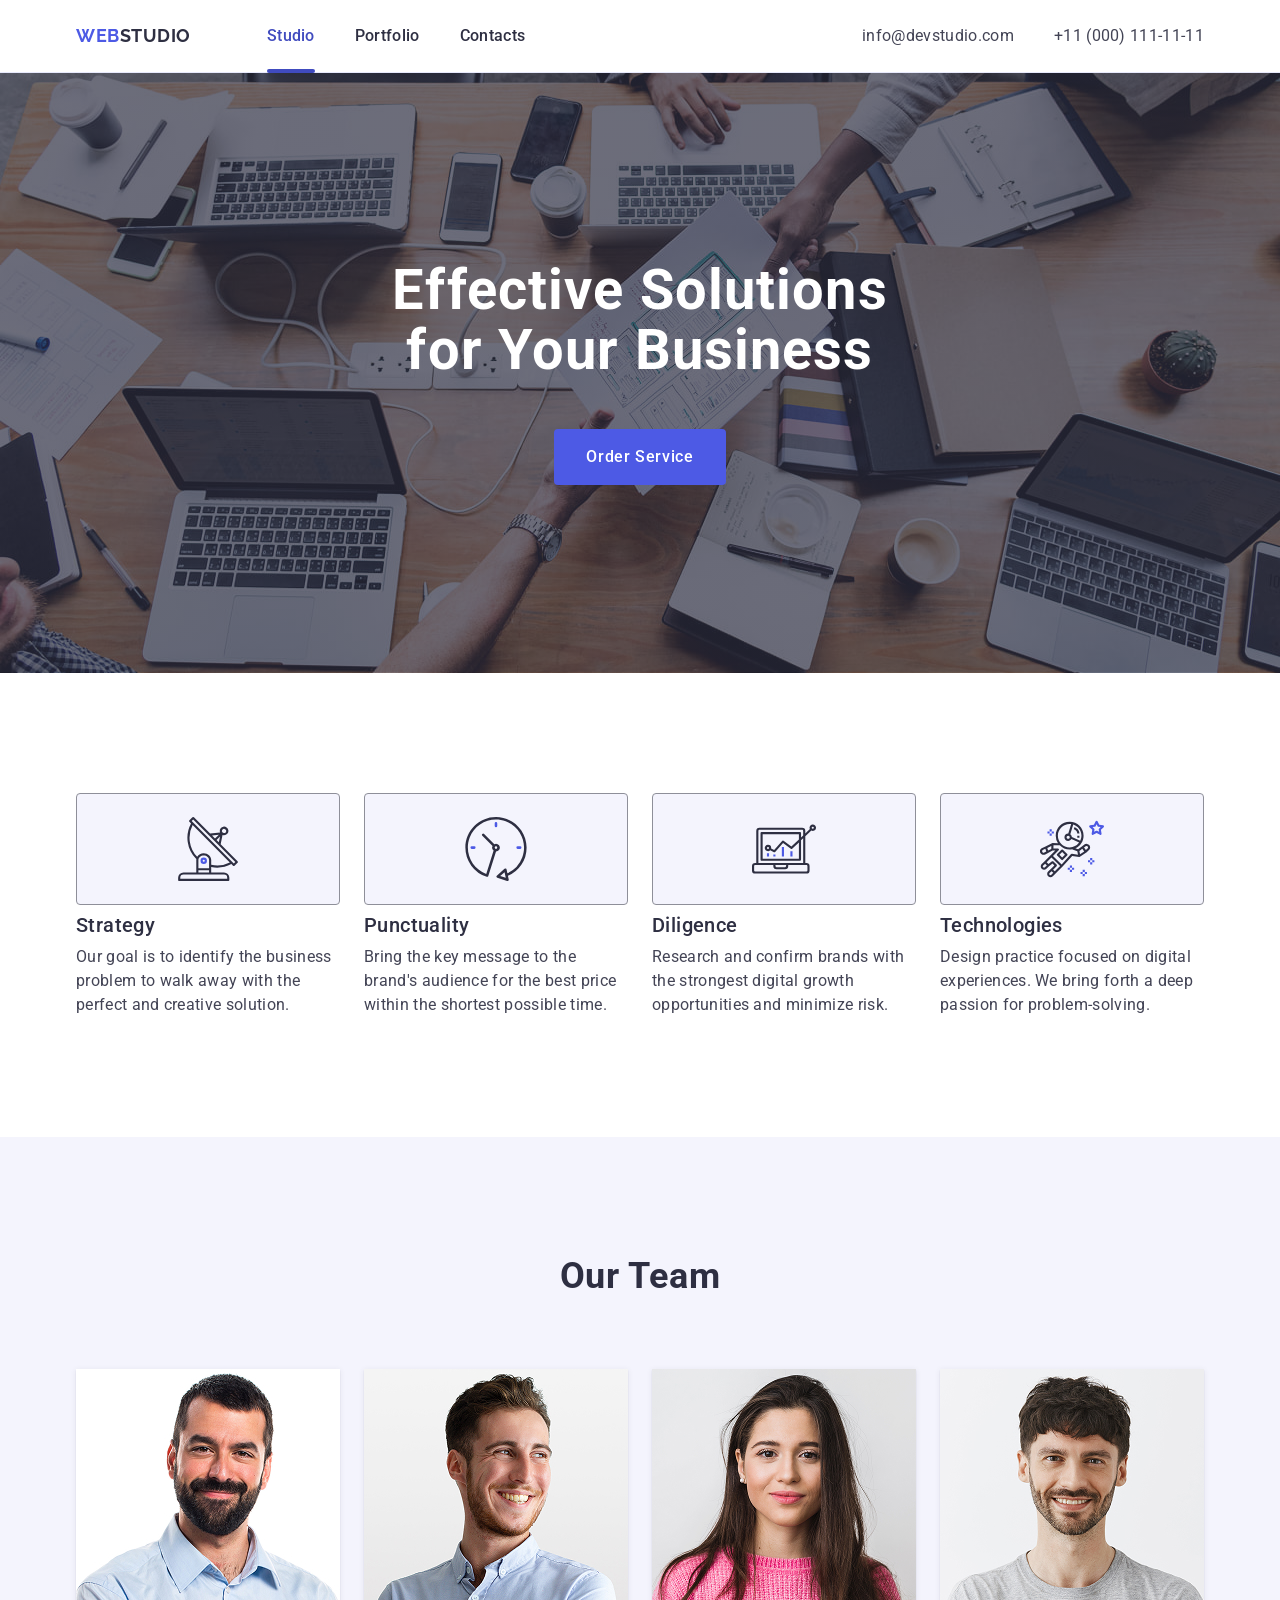
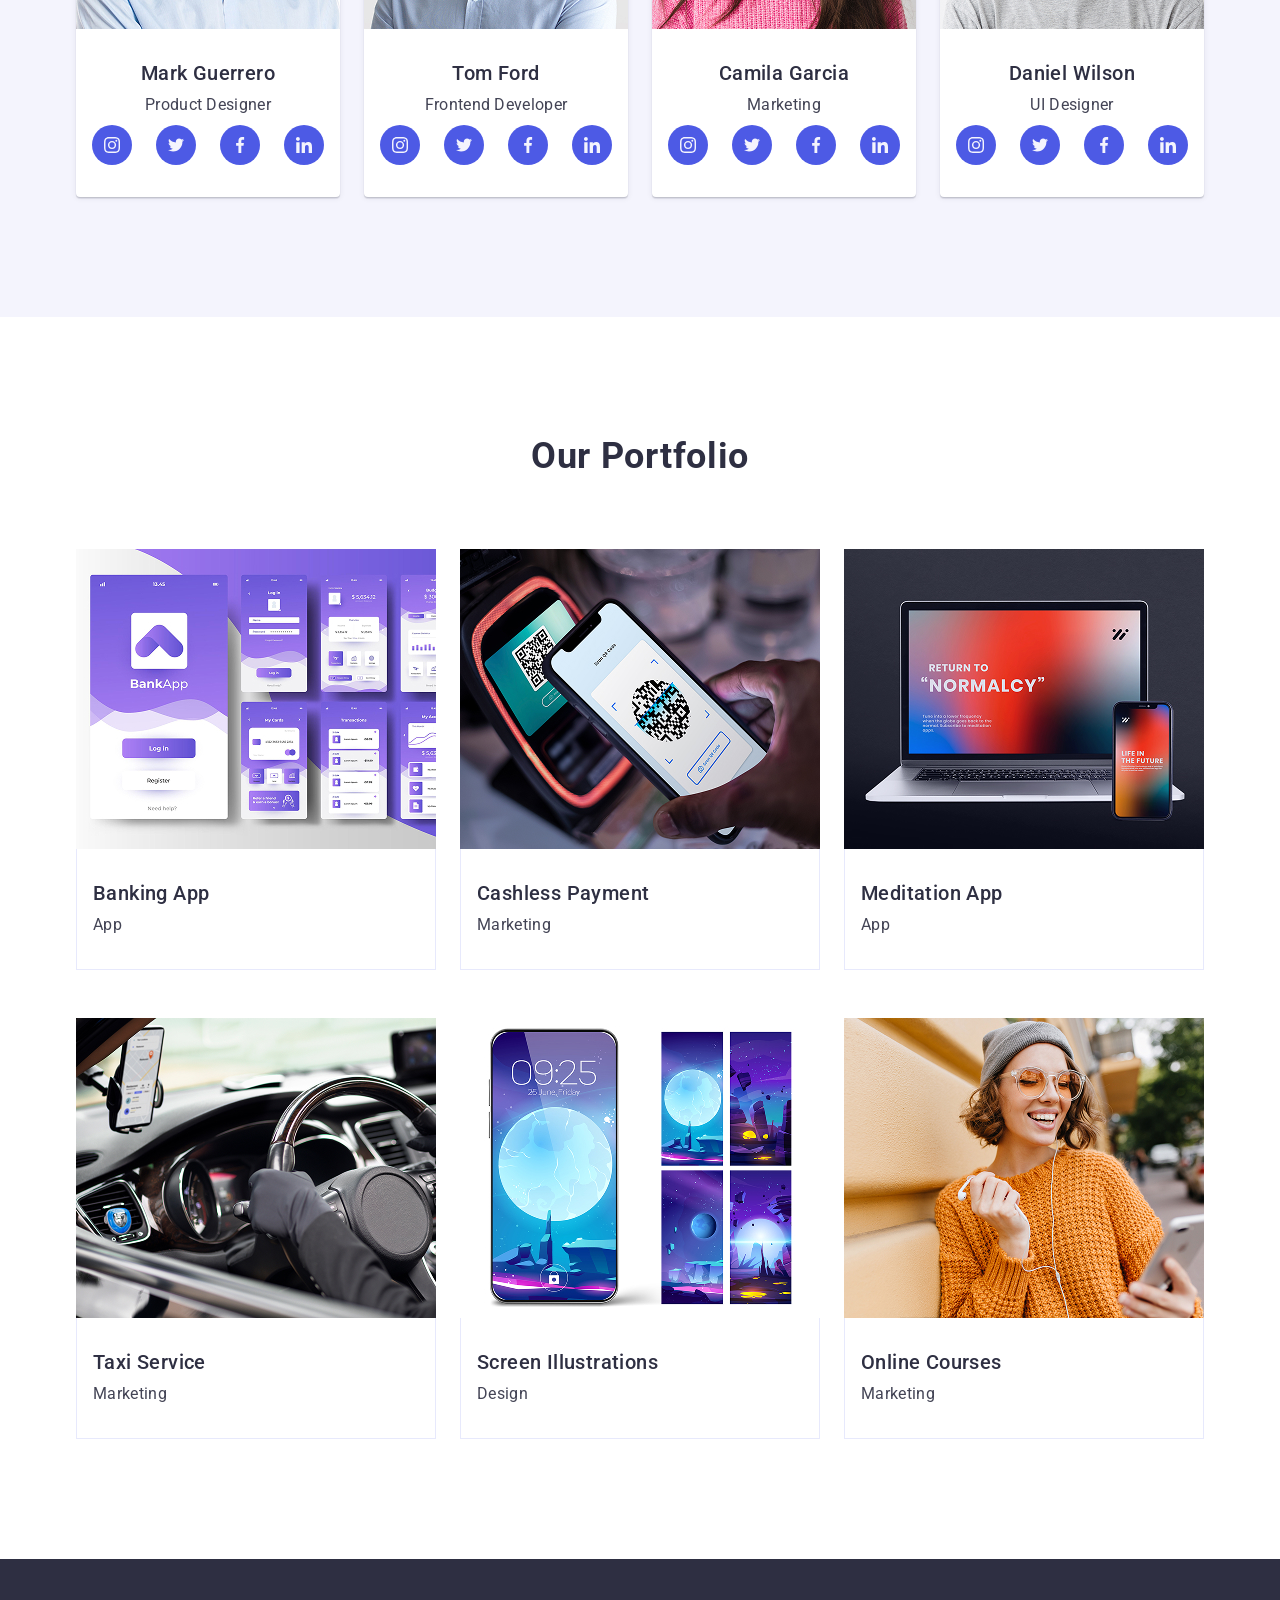
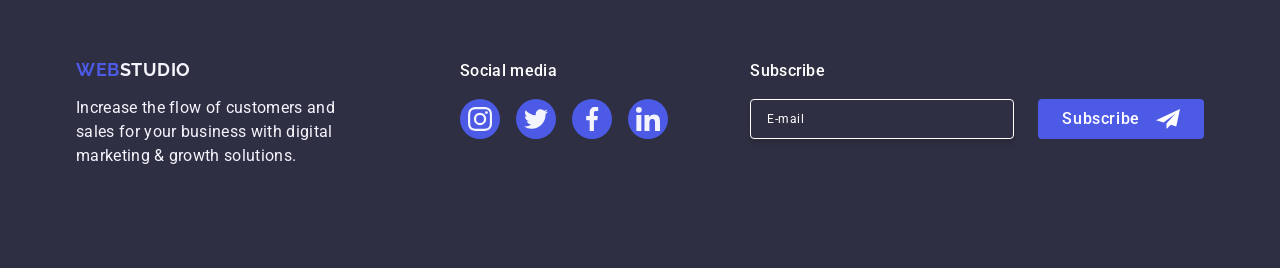
<file: index.html>
<!doctype html>
<html lang="en">
  <head>
    <meta charset="UTF-8" />
    <meta name="viewport" content="width=device-width, initial-scale=1.0" />
    <title>Web Studio</title>
    <link
      rel="stylesheet"
      href="https://cdnjs.cloudflare.com/ajax/libs/modern-normalize/3.0.1/modern-normalize.min.css"
      integrity="sha512-q6WgHqiHlKyOqslT/lgBgodhd03Wp4BEqKeW6nNtlOY4quzyG3VoQKFrieaCeSnuVseNKRGpGeDU3qPmabCANg=="
      crossorigin="anonymous"
      referrerpolicy="no-referrer"
    />
    <link rel="preconnect" href="https://fonts.googleapis.com" />
    <link rel="preconnect" href="https://fonts.gstatic.com" crossorigin />
    <link
      href="https://fonts.googleapis.com/css2?family=Raleway:ital,wght@0,800;1,800&family=Roboto:ital,wght@0,100..900;1,100..900&display=swap"
      rel="stylesheet"
    />
    <link rel="stylesheet" href="./css/styles.css" />
  </head>
  <body>
    <header class="page-header">
      <div class="container header-container">
        <nav class="header-nav">
          <a class="logo header-logo" href="./index.html"
            >Web<span class="logo-part">Studio</span></a
          >
          <ul class="nav-list">
            <li class="nav-item">
              <a class="nav-link current" href="./index.html">Studio</a>
            </li>
            <li class="nav-item">
              <a class="nav-link" href="#portfolio">Portfolio</a>
            </li>
            <li class="nav-item">
              <a class="nav-link" href="#contacts">Contacts</a>
            </li>
          </ul>
        </nav>
        <address class="contact">
          <ul class="contact-list">
            <li class="contact-item">
              <a class="contact-link" href="mailto:info@devstudio.com"
                >info@devstudio.com</a
              >
            </li>
            <li class="contact-item">
              <a class="contact-link" href="tel:+110001111111"
                >+11 (000) 111-11-11</a
              >
            </li>
          </ul>
        </address>
        <button class="burger-btn" type="button" data-menu-open>
          <svg class="burger-icon" width="24" height="24">
            <use href="./images/icons/icons.svg#icon-burger"></use>
          </svg>
        </button>
      </div>
    </header>
    <main>
      <!-- HERO -->
      <section class="section-hero">
        <div class="container">
          <h1 class="hero-title">Effective Solutions for Your Business</h1>
          <button class="hero-button" type="button" data-modal-open>
            Order Service
          </button>
        </div>
      </section>

      <!-- FEATURES -->
      <section class="section-features">
        <div class="container">
          <h2 class="visually-hidden">Our Features</h2>
          <ul class="features-list">
            <li class="features-item">
              <div class="features-icon-container">
                <svg class="features-icon" width="64" height="64">
                  <use href="./images/icons/icons.svg#icon-antenna"></use>
                </svg>
              </div>
              <h3 class="features-subtitle">Strategy</h3>
              <p class="features-text">
                Our goal is to identify the business problem to walk away with
                the perfect and creative solution.
              </p>
            </li>
            <li class="features-item">
              <div class="features-icon-container">
                <svg class="features-icon" width="64" height="64">
                  <use href="./images/icons/icons.svg#icon-clock"></use>
                </svg>
              </div>
              <h3 class="features-subtitle">Punctuality</h3>
              <p class="features-text">
                Bring the key message to the brand's audience for the best price
                within the shortest possible time.
              </p>
            </li>
            <li class="features-item">
              <div class="features-icon-container">
                <svg class="features-icon" width="64" height="64">
                  <use href="./images/icons/icons.svg#icon-diagram"></use>
                </svg>
              </div>
              <h3 class="features-subtitle">Diligence</h3>
              <p class="features-text">
                Research and confirm brands with the strongest digital growth
                opportunities and minimize risk.
              </p>
            </li>
            <li class="features-item">
              <div class="features-icon-container">
                <svg class="features-icon" width="64" height="64">
                  <use href="./images/icons/icons.svg#icon-astronaut"></use>
                </svg>
              </div>
              <h3 class="features-subtitle">Technologies</h3>
              <p class="features-text">
                Design practice focused on digital experiences. We bring forth a
                deep passion for problem-solving.
              </p>
            </li>
          </ul>
        </div>
      </section>

      <!-- TEAM -->
      <section class="section-team">
        <div class="container">
          <h2 class="team-title">Our Team</h2>
          <ul class="team-list">
            <li class="team-item">
              <img
                srcset="
                  ./images/team/mark-guerrero.jpg    1x,
                  ./images/team/mark-guerrero@2x.jpg 2x
                "
                src="./images/team/mark-guerrero.jpg"
                width="264"
                height="260"
                alt="Mark Guerrero"
                loading="lazy"
              />
              <div class="team-info-block">
                <h3 class="team-member">Mark Guerrero</h3>
                <p class="team-role">Product Designer</p>
                <ul class="social-list">
                  <li class="social-item">
                    <a
                      class="social-link"
                      href="https://instagram.com"
                      target="_blank"
                      rel="noopener noreferrer"
                      aria-label="Instagram"
                    >
                      <svg class="social-icon" width="16" height="16">
                        <use
                          href="./images/icons/icons.svg#icon-instagram"
                        ></use>
                      </svg>
                    </a>
                  </li>
                  <li class="social-item">
                    <a
                      class="social-link"
                      href="https://twitter.com"
                      target="_blank"
                      rel="noopener noreferrer"
                      aria-label="Twitter"
                    >
                      <svg class="social-icon" width="16" height="16">
                        <use href="./images/icons/icons.svg#icon-twitter"></use>
                      </svg>
                    </a>
                  </li>
                  <li class="social-item">
                    <a
                      class="social-link"
                      href="https://facebook.com"
                      target="_blank"
                      rel="noopener noreferrer"
                      aria-label="Facebook"
                    >
                      <svg class="social-icon" width="16" height="16">
                        <use
                          href="./images/icons/icons.svg#icon-facebook"
                        ></use>
                      </svg>
                    </a>
                  </li>
                  <li class="social-item">
                    <a
                      class="social-link"
                      href="https://linkedin.com"
                      target="_blank"
                      rel="noopener noreferrer"
                      aria-label="LinkedIn"
                    >
                      <svg class="social-icon" width="16" height="16">
                        <use
                          href="./images/icons/icons.svg#icon-linkedin"
                        ></use>
                      </svg>
                    </a>
                  </li>
                </ul>
              </div>
            </li>
            <li class="team-item">
              <img
                srcset="
                  ./images/team/tom-ford.jpg    1x,
                  ./images/team/tom-ford@2x.jpg 2x
                "
                src="./images/team/tom-ford.jpg"
                width="264"
                height="260"
                alt="Tom Ford"
                loading="lazy"
              />
              <div class="team-info-block">
                <h3 class="team-member">Tom Ford</h3>
                <p class="team-role">Frontend Developer</p>
                <ul class="social-list">
                  <li class="social-item">
                    <a
                      class="social-link"
                      href="https://instagram.com"
                      target="_blank"
                      rel="noopener noreferrer"
                      aria-label="Instagram"
                    >
                      <svg class="social-icon" width="16" height="16">
                        <use
                          href="./images/icons/icons.svg#icon-instagram"
                        ></use>
                      </svg>
                    </a>
                  </li>
                  <li class="social-item">
                    <a
                      class="social-link"
                      href="https://twitter.com"
                      target="_blank"
                      rel="noopener noreferrer"
                      aria-label="Twitter"
                    >
                      <svg class="social-icon" width="16" height="16">
                        <use href="./images/icons/icons.svg#icon-twitter"></use>
                      </svg>
                    </a>
                  </li>
                  <li class="social-item">
                    <a
                      class="social-link"
                      href="https://facebook.com"
                      target="_blank"
                      rel="noopener noreferrer"
                      aria-label="Facebook"
                    >
                      <svg class="social-icon" width="16" height="16">
                        <use
                          href="./images/icons/icons.svg#icon-facebook"
                        ></use>
                      </svg>
                    </a>
                  </li>
                  <li class="social-item">
                    <a
                      class="social-link"
                      href="https://linkedin.com"
                      target="_blank"
                      rel="noopener noreferrer"
                      aria-label="LinkedIn"
                    >
                      <svg class="social-icon" width="16" height="16">
                        <use
                          href="./images/icons/icons.svg#icon-linkedin"
                        ></use>
                      </svg>
                    </a>
                  </li>
                </ul>
              </div>
            </li>
            <li class="team-item">
              <img
                srcset="
                  ./images/team/camila-garcia.jpg    1x,
                  ./images/team/camila-garcia@2x.jpg 2x
                "
                src="./images/team/camila-garcia.jpg"
                width="264"
                height="260"
                alt="Camila Garcia"
                loading="lazy"
              />
              <div class="team-info-block">
                <h3 class="team-member">Camila Garcia</h3>
                <p class="team-role">Marketing</p>
                <ul class="social-list">
                  <li class="social-item">
                    <a
                      class="social-link"
                      href="https://instagram.com"
                      target="_blank"
                      rel="noopener noreferrer"
                      aria-label="Instagram"
                    >
                      <svg class="social-icon" width="16" height="16">
                        <use
                          href="./images/icons/icons.svg#icon-instagram"
                        ></use>
                      </svg>
                    </a>
                  </li>
                  <li class="social-item">
                    <a
                      class="social-link"
                      href="https://twitter.com"
                      target="_blank"
                      rel="noopener noreferrer"
                      aria-label="Twitter"
                    >
                      <svg class="social-icon" width="16" height="16">
                        <use href="./images/icons/icons.svg#icon-twitter"></use>
                      </svg>
                    </a>
                  </li>
                  <li class="social-item">
                    <a
                      class="social-link"
                      href="https://facebook.com"
                      target="_blank"
                      rel="noopener noreferrer"
                      aria-label="Facebook"
                    >
                      <svg class="social-icon" width="16" height="16">
                        <use
                          href="./images/icons/icons.svg#icon-facebook"
                        ></use>
                      </svg>
                    </a>
                  </li>
                  <li class="social-item">
                    <a
                      class="social-link"
                      href="https://linkedin.com"
                      target="_blank"
                      rel="noopener noreferrer"
                      aria-label="LinkedIn"
                    >
                      <svg class="social-icon" width="16" height="16">
                        <use
                          href="./images/icons/icons.svg#icon-linkedin"
                        ></use>
                      </svg>
                    </a>
                  </li>
                </ul>
              </div>
            </li>
            <li class="team-item">
              <img
                srcset="
                  ./images/team/daniel-wilson.jpg    1x,
                  ./images/team/daniel-wilson@2x.jpg 2x
                "
                src="./images/team/daniel-wilson.jpg"
                width="264"
                height="260"
                alt="Daniel Wilson"
                loading="lazy"
              />
              <div class="team-info-block">
                <h3 class="team-member">Daniel Wilson</h3>
                <p class="team-role">UI Designer</p>
                <ul class="social-list">
                  <li class="social-item">
                    <a
                      class="social-link"
                      href="https://instagram.com"
                      target="_blank"
                      rel="noopener noreferrer"
                      aria-label="Instagram"
                    >
                      <svg class="social-icon" width="16" height="16">
                        <use
                          href="./images/icons/icons.svg#icon-instagram"
                        ></use>
                      </svg>
                    </a>
                  </li>
                  <li class="social-item">
                    <a
                      class="social-link"
                      href="https://twitter.com"
                      target="_blank"
                      rel="noopener noreferrer"
                      aria-label="Twitter"
                    >
                      <svg class="social-icon" width="16" height="16">
                        <use href="./images/icons/icons.svg#icon-twitter"></use>
                      </svg>
                    </a>
                  </li>
                  <li class="social-item">
                    <a
                      class="social-link"
                      href="https://facebook.com"
                      target="_blank"
                      rel="noopener noreferrer"
                      aria-label="Facebook"
                    >
                      <svg class="social-icon" width="16" height="16">
                        <use
                          href="./images/icons/icons.svg#icon-facebook"
                        ></use>
                      </svg>
                    </a>
                  </li>
                  <li class="social-item">
                    <a
                      class="social-link"
                      href="https://linkedin.com"
                      target="_blank"
                      rel="noopener noreferrer"
                      aria-label="LinkedIn"
                    >
                      <svg class="social-icon" width="16" height="16">
                        <use
                          href="./images/icons/icons.svg#icon-linkedin"
                        ></use>
                      </svg>
                    </a>
                  </li>
                </ul>
              </div>
            </li>
          </ul>
        </div>
      </section>

      <!-- PORTFOLIO -->
      <section class="section-portfolio" id="portfolio">
        <div class="container">
          <h2 class="portfolio-title">Our Portfolio</h2>
          <ul class="portfolio-list">
            <li class="portfolio-item">
              <div class="portfolio-img-wrapper">
                <picture>
                  <source
                    media="(min-width: 1158px)"
                    srcset="
                      ./images/portfolio/banking-app.jpg    1x,
                      ./images/portfolio/banking-app@2x.jpg 2x
                    "
                  />
                  <source
                    media="(min-width: 768px)"
                    srcset="
                      ./images/portfolio/banking-app-tablet.jpg    1x,
                      ./images/portfolio/banking-app-tablet@2x.jpg 2x
                    "
                  />
                  <img
                    srcset="
                      ./images/portfolio/banking-app-mobile.jpg    1x,
                      ./images/portfolio/banking-app-mobile@2x.jpg 2x
                    "
                    src="./images/portfolio/banking-app-mobile.jpg"
                    width="360"
                    height="300"
                    alt="Banking App"
                    loading="lazy"
                  />
                </picture>
                <p class="portfolio-overlay">
                  14 Stylish and User-Friendly App Design Concepts · Task
                  Manager App · Calorie Tracker App · Exotic Fruit Ecommerce App
                  · Cloud Storage App
                </p>
              </div>
              <div class="portfolio-info">
                <h3 class="portfolio-subtitle">Banking App</h3>
                <p class="portfolio-text">App</p>
              </div>
            </li>
            <li class="portfolio-item">
              <div class="portfolio-img-wrapper">
                <picture>
                  <source
                    media="(min-width: 1158px)"
                    srcset="
                      ./images/portfolio/cashless-payment.jpg    1x,
                      ./images/portfolio/cashless-payment@2x.jpg 2x
                    "
                  />
                  <source
                    media="(min-width: 768px)"
                    srcset="
                      ./images/portfolio/cashless-payment-tablet.jpg    1x,
                      ./images/portfolio/cashless-payment-tablet@2x.jpg 2x
                    "
                  />
                  <img
                    srcset="
                      ./images/portfolio/cashless-payment-mobile.jpg    1x,
                      ./images/portfolio/cashless-payment-mobile@2x.jpg 2x
                    "
                    src="./images/portfolio/cashless-payment-mobile.jpg"
                    width="360"
                    height="300"
                    alt="Cashless Payment"
                    loading="lazy"
                  />
                </picture>
                <p class="portfolio-overlay">
                  14 Stylish and User-Friendly App Design Concepts · Task
                  Manager App · Calorie Tracker App · Exotic Fruit Ecommerce App
                  · Cloud Storage App
                </p>
              </div>
              <div class="portfolio-info">
                <h3 class="portfolio-subtitle">Cashless Payment</h3>
                <p class="portfolio-text">Marketing</p>
              </div>
            </li>
            <li class="portfolio-item">
              <div class="portfolio-img-wrapper">
                <picture>
                  <source
                    media="(min-width: 1158px)"
                    srcset="
                      ./images/portfolio/meditation-app.jpg    1x,
                      ./images/portfolio/meditation-app@2x.jpg 2x
                    "
                  />
                  <source
                    media="(min-width: 768px)"
                    srcset="
                      ./images/portfolio/meditation-app-tablet.jpg    1x,
                      ./images/portfolio/meditation-app-tablet@2x.jpg 2x
                    "
                  />
                  <img
                    srcset="
                      ./images/portfolio/meditation-app-mobile.jpg    1x,
                      ./images/portfolio/meditation-app-mobile@2x.jpg 2x
                    "
                    src="./images/portfolio/meditation-app-mobile.jpg"
                    width="360"
                    height="300"
                    alt="Meditation App"
                    loading="lazy"
                  />
                </picture>
                <p class="portfolio-overlay">
                  14 Stylish and User-Friendly App Design Concepts · Task
                  Manager App · Calorie Tracker App · Exotic Fruit Ecommerce App
                  · Cloud Storage App
                </p>
              </div>
              <div class="portfolio-info">
                <h3 class="portfolio-subtitle">Meditation App</h3>
                <p class="portfolio-text">App</p>
              </div>
            </li>
            <li class="portfolio-item">
              <div class="portfolio-img-wrapper">
                <picture>
                  <source
                    media="(min-width: 1158px)"
                    srcset="
                      ./images/portfolio/taxi-service.jpg    1x,
                      ./images/portfolio/taxi-service@2x.jpg 2x
                    "
                  />
                  <source
                    media="(min-width: 768px)"
                    srcset="
                      ./images/portfolio/taxi-service-tablet.jpg    1x,
                      ./images/portfolio/taxi-service-tablet@2x.jpg 2x
                    "
                  />
                  <img
                    srcset="
                      ./images/portfolio/taxi-service-mobile.jpg    1x,
                      ./images/portfolio/taxi-service-mobile@2x.jpg 2x
                    "
                    src="./images/portfolio/taxi-service-mobile.jpg"
                    width="360"
                    height="300"
                    alt="Taxi Service"
                    loading="lazy"
                  />
                </picture>
                <p class="portfolio-overlay">
                  14 Stylish and User-Friendly App Design Concepts · Task
                  Manager App · Calorie Tracker App · Exotic Fruit Ecommerce App
                  · Cloud Storage App
                </p>
              </div>
              <div class="portfolio-info">
                <h3 class="portfolio-subtitle">Taxi Service</h3>
                <p class="portfolio-text">Marketing</p>
              </div>
            </li>
            <li class="portfolio-item">
              <div class="portfolio-img-wrapper">
                <picture>
                  <source
                    media="(min-width: 1158px)"
                    srcset="
                      ./images/portfolio/screen-illustrations.jpg    1x,
                      ./images/portfolio/screen-illustrations@2x.jpg 2x
                    "
                  />
                  <source
                    media="(min-width: 768px)"
                    srcset="
                      ./images/portfolio/screen-illustrations-tablet.jpg    1x,
                      ./images/portfolio/screen-illustrations-tablet@2x.jpg 2x
                    "
                  />
                  <img
                    srcset="
                      ./images/portfolio/screen-illustrations-mobile.jpg    1x,
                      ./images/portfolio/screen-illustrations-mobile@2x.jpg 2x
                    "
                    src="./images/portfolio/screen-illustrations-mobile.jpg"
                    width="360"
                    height="300"
                    alt="Screen Illustrations"
                    loading="lazy"
                  />
                </picture>
                <p class="portfolio-overlay">
                  14 Stylish and User-Friendly App Design Concepts · Task
                  Manager App · Calorie Tracker App · Exotic Fruit Ecommerce App
                  · Cloud Storage App
                </p>
              </div>
              <div class="portfolio-info">
                <h3 class="portfolio-subtitle">Screen Illustrations</h3>
                <p class="portfolio-text">Design</p>
              </div>
            </li>
            <li class="portfolio-item">
              <div class="portfolio-img-wrapper">
                <picture>
                  <source
                    media="(min-width: 1158px)"
                    srcset="
                      ./images/portfolio/online-courses.jpg    1x,
                      ./images/portfolio/online-courses@2x.jpg 2x
                    "
                  />
                  <source
                    media="(min-width: 768px)"
                    srcset="
                      ./images/portfolio/online-courses-tablet.jpg    1x,
                      ./images/portfolio/online-courses-tablet@2x.jpg 2x
                    "
                  />
                  <img
                    srcset="
                      ./images/portfolio/online-courses-mobile.jpg    1x,
                      ./images/portfolio/online-courses-mobile@2x.jpg 2x
                    "
                    src="./images/portfolio/online-courses-mobile.jpg"
                    width="360"
                    height="300"
                    alt="Online Courses"
                    loading="lazy"
                  />
                </picture>
                <p class="portfolio-overlay">
                  14 Stylish and User-Friendly App Design Concepts · Task
                  Manager App · Calorie Tracker App · Exotic Fruit Ecommerce App
                  · Cloud Storage App
                </p>
              </div>
              <div class="portfolio-info">
                <h3 class="portfolio-subtitle">Online Courses</h3>
                <p class="portfolio-text">Marketing</p>
              </div>
            </li>
          </ul>
        </div>
      </section>
    </main>

    <!-- FOOTER -->
    <footer class="page-footer" id="contacts">
      <div class="container footer-container">
        <div class="footer-logo-block">
          <a class="logo footer-logo" href="./index.html"
            >Web<span class="logo-part">Studio</span></a
          >
          <p class="footer-text">
            Increase the flow of customers and sales for your business with
            digital marketing & growth solutions.
          </p>
        </div>
        <div class="footer-social-block">
          <p class="footer-social-text">Social media</p>
          <ul class="footer-social-list">
            <li class="footer-social-item">
              <a
                class="footer-social-link"
                href="https://instagram.com"
                target="_blank"
                rel="noopener noreferrer"
                aria-label="Instagram"
              >
                <svg class="footer-social-icon" width="24" height="24">
                  <use href="./images/icons/icons.svg#icon-instagram"></use>
                </svg>
              </a>
            </li>
            <li class="footer-social-item">
              <a
                class="footer-social-link"
                href="https://twitter.com"
                target="_blank"
                rel="noopener noreferrer"
                aria-label="Twitter"
              >
                <svg class="footer-social-icon" width="24" height="24">
                  <use href="./images/icons/icons.svg#icon-twitter"></use>
                </svg>
              </a>
            </li>
            <li class="footer-social-item">
              <a
                class="footer-social-link"
                href="https://facebook.com"
                target="_blank"
                rel="noopener noreferrer"
                aria-label="Facebook"
              >
                <svg class="footer-social-icon" width="24" height="24">
                  <use href="./images/icons/icons.svg#icon-facebook"></use>
                </svg>
              </a>
            </li>
            <li class="footer-social-item">
              <a
                class="footer-social-link"
                href="https://linkedin.com"
                target="_blank"
                rel="noopener noreferrer"
                aria-label="LinkedIn"
              >
                <svg class="footer-social-icon" width="24" height="24">
                  <use href="./images/icons/icons.svg#icon-linkedin"></use>
                </svg>
              </a>
            </li>
          </ul>
        </div>
        <div class="footer-subscribe-block">
          <p class="footer-subscribe-text">Subscribe</p>
          <form class="footer-subscribe-form">
            <label class="footer-subscribe-label">
              <input
                class="footer-subscribe-input"
                type="email"
                name="subscribe-email"
                placeholder="E-mail"
              />
            </label>
            <button class="footer-subscribe-button" type="submit">
              Subscribe
              <svg class="footer-subscribe-icon" width="24" height="24">
                <use href="./images/icons/icons.svg#icon-send"></use>
              </svg>
            </button>
          </form>
        </div>
      </div>
    </footer>

    <!-- MOBILE MENU -->
    <div class="mobile-menu" data-menu>
      <div class="mobile-menu-container">
        <button class="mobile-menu-close" type="button" data-menu-close>
          <svg class="mobile-menu-close-icon" width="8" height="8">
            <use href="./images/icons/icons.svg#icon-close-black"></use>
          </svg>
        </button>
        <nav class="mobile-menu-nav">
          <ul class="mobile-menu-list">
            <li class="mobile-menu-item">
              <a class="mobile-menu-link current" href="./index.html">Studio</a>
            </li>
            <li class="mobile-menu-item">
              <a class="mobile-menu-link" href="#portfolio">Portfolio</a>
            </li>
            <li class="mobile-menu-item">
              <a class="mobile-menu-link" href="#contacts">Contacts</a>
            </li>
          </ul>
        </nav>
        <div class="mobile-menu-bottom">
          <address class="mobile-menu-address">
            <ul class="mobile-menu-contact-list">
              <li class="mobile-menu-contact-item">
                <a class="mobile-menu-contact-link" href="tel:+110001111111"
                  >+11 (000) 111-11-11</a
                >
              </li>
              <li class="mobile-menu-contact-item">
                <a
                  class="mobile-menu-contact-link"
                  href="mailto:info@devstudio.com"
                  >info@devstudio.com</a
                >
              </li>
            </ul>
          </address>
          <ul class="mobile-menu-social-list">
            <li class="social-item">
              <a
                class="social-link"
                href="https://instagram.com"
                target="_blank"
                rel="noopener noreferrer"
                aria-label="Instagram"
              >
                <svg class="social-icon" width="24" height="24">
                  <use href="./images/icons/icons.svg#icon-instagram"></use>
                </svg>
              </a>
            </li>
            <li class="social-item">
              <a
                class="social-link"
                href="https://twitter.com"
                target="_blank"
                rel="noopener noreferrer"
                aria-label="Twitter"
              >
                <svg class="social-icon" width="24" height="24">
                  <use href="./images/icons/icons.svg#icon-twitter"></use>
                </svg>
              </a>
            </li>
            <li class="social-item">
              <a
                class="social-link"
                href="https://facebook.com"
                target="_blank"
                rel="noopener noreferrer"
                aria-label="Facebook"
              >
                <svg class="social-icon" width="24" height="24">
                  <use href="./images/icons/icons.svg#icon-facebook"></use>
                </svg>
              </a>
            </li>
            <li class="social-item">
              <a
                class="social-link"
                href="https://linkedin.com"
                target="_blank"
                rel="noopener noreferrer"
                aria-label="LinkedIn"
              >
                <svg class="social-icon" width="24" height="24">
                  <use href="./images/icons/icons.svg#icon-linkedin"></use>
                </svg>
              </a>
            </li>
          </ul>
        </div>
      </div>
    </div>

    <!-- MODAL -->
    <div class="backdrop" data-modal>
      <div class="modal">
        <button class="close-button" type="button" data-modal-close>
          <svg width="8" height="8" class="icon-close">
            <use href="./images/icons/icons.svg#icon-close-black"></use>
          </svg>
        </button>
        <p class="contact-form-title">
          Leave your contacts and we will call you back
        </p>
        <form class="contacts-form">
          <div class="contacts-form-group">
            <label class="contacts-label" for="user-name">Name</label>
            <div class="modal-input-wrapper">
              <input
                class="modal-input"
                type="text"
                name="user-name"
                id="user-name"
                placeholder=""
                required
              />
              <svg class="modal-input-icon" width="18" height="24">
                <use href="./images/icons/icons.svg#icon-person"></use>
              </svg>
            </div>
          </div>

          <div class="contacts-form-group">
            <label class="contacts-label" for="phone">Phone</label>
            <div class="modal-input-wrapper">
              <input
                class="modal-input"
                type="tel"
                name="phone"
                id="phone"
                placeholder=""
                required
              />
              <svg class="modal-input-icon" width="18" height="24">
                <use href="./images/icons/icons.svg#icon-phone"></use>
              </svg>
            </div>
          </div>

          <div class="contacts-form-group">
            <label class="contacts-label" for="email">Email</label>
            <div class="modal-input-wrapper">
              <input
                class="modal-input"
                type="email"
                name="email"
                id="email"
                placeholder=""
                required
              />
              <svg class="modal-input-icon" width="18" height="24">
                <use href="./images/icons/icons.svg#icon-email"></use>
              </svg>
            </div>
          </div>

          <div class="comment-group">
            <label class="contacts-label" for="user-comment">Comment</label>
            <textarea
              class="comment-text-area"
              name="user-comment"
              id="user-comment"
              placeholder="Text input"
            ></textarea>
          </div>

          <div class="privacy-policy-area">
            <input
              class="privacy-policy-checkbox visually-hidden"
              type="checkbox"
              name="user-privacy"
              id="user-privacy"
              value="true"
            />
            <label class="modal-agreement" for="user-privacy">
              <span class="privacy-policy-block">
                <svg class="privacy-policy-icon" width="10" height="8">
                  <use href="./images/icons/icons.svg#icon-checkbox"></use>
                </svg>
              </span>
              I accept the terms and conditions of the
              <a class="privacy-policy-link" href="">Privacy Policy</a>
            </label>
          </div>

          <button class="send-button" type="submit">Send</button>
        </form>
      </div>
    </div>
    <script src="./js/modal.js"></script>
  </body>
</html>
</file>
<file: css/styles.css>
/* #region BASE STYLES */

body {
  font-family: 'Roboto', sans-serif;
  color: #434455;
  background-color: #fff;
}

h1,
h2,
h3,
h4,
h5,
h6,
p {
  margin: 0;
}

ul,
ol {
  list-style-type: none;
  margin: 0;
  padding: 0;
}

a {
  text-decoration: none;
}

img {
  display: block;
  max-width: 100%;
  height: auto;
}

.visually-hidden {
  position: absolute;
  width: 1px;
  height: 1px;
  margin: -1px;
  border: 0;
  padding: 0;
  white-space: nowrap;
  clip-path: inset(100%);
  clip: rect(0 0 0 0);
  overflow: hidden;
}

.no-scroll {
  overflow: hidden;
}
/* #endregion */

/* #region CONTAINER */

.container {
  max-width: 320px;
  padding: 0 16px;
  margin: 0 auto;
}

@media screen and (min-width: 768px) {
  .container {
    max-width: 768px;
  }
}

@media screen and (min-width: 1158px) {
  .container {
    max-width: 1158px;
    padding: 0 15px;
  }
}
/* #endregion */

/* #region LOGO */

.logo {
  font-family: 'Raleway', sans-serif;
  font-weight: 700;
  font-size: 18px;
  line-height: 1.17;
  letter-spacing: 0.03em;
  text-transform: uppercase;
  color: #4d5ae5;
}

.header-logo .logo-part {
  color: #2e2f42;
}

.footer-logo .logo-part {
  color: #f4f4fd;
}
/* #endregion */

/* #region HEADER */

.page-header {
  border-bottom: 1px solid #e7e9fc;
  box-shadow:
    0 2px 1px rgba(46, 47, 66, 0.08),
    0 1px 1px rgba(46, 47, 66, 0.16),
    0 1px 6px rgba(46, 47, 66, 0.08);
}

.header-container {
  display: flex;
  justify-content: space-between;
  align-items: center;
}

@media screen and (max-width: 767px) {
  .header-container {
    height: 56px;
  }
}

.header-nav {
  display: flex;
  align-items: center;
}

.header-logo {
  padding: 16px 0;
  display: block;
}

@media screen and (min-width: 768px) {
  .header-logo {
    padding: 24px 0;
    margin-right: 120px;
  }
}

@media screen and (min-width: 1158px) {
  .header-logo {
    margin-right: 76px;
  }
}

/* Nav-list is hidden for mobile */

.nav-list {
  display: none;
}

@media screen and (min-width: 768px) {
  .nav-list {
    display: flex;
    align-items: center;
    gap: 40px;
  }
}

.nav-link {
  position: relative;
  display: block;
  padding: 24px 0;
  font-weight: 500;
  font-size: 16px;
  line-height: 1.5;
  letter-spacing: 0.02em;
  color: #2e2f42;
  transition: color 250ms cubic-bezier(0.4, 0, 0.2, 1);
}

.nav-link::after {
  content: '';
  position: absolute;
  left: 0;
  bottom: -1px;
  width: 100%;
  height: 4px;
  border-radius: 2px;
  background-color: #404bbf;
  opacity: 0;
  transition: opacity 250ms cubic-bezier(0.4, 0, 0.2, 1);
}

.nav-link.current {
  color: #404bbf;
}

.nav-link.current::after {
  opacity: 1;
}

.nav-link:hover,
.nav-link:focus {
  color: #404bbf;
}

.nav-link:hover::after,
.nav-link:focus::after {
  opacity: 1;
}

/* Address is hidden for mobile */

.contact {
  font-style: normal;
  display: none;
}

@media screen and (min-width: 768px) {
  .contact {
    display: block;
    margin-left: auto;
  }
}

.contact-list {
  display: flex;
  flex-direction: column;
  gap: 12px;
}

@media screen and (min-width: 1158px) {
  .contact-list {
    flex-direction: row;
    gap: 40px;
  }
}

.contact-link {
  display: block;
  font-size: 12px;
  line-height: 1.17;
  letter-spacing: 0.04em;
  color: #434455;
  transition: color 250ms cubic-bezier(0.4, 0, 0.2, 1);
}

@media screen and (min-width: 1158px) {
  .contact-link {
    padding: 24px 0;
    font-size: 16px;
    line-height: 1.5;
    letter-spacing: 0.02em;
  }
}

.contact-link:hover,
.contact-link:focus {
  color: #404bbf;
}

/* BURGER */

.burger-btn {
  display: inline-flex;
  align-items: center;
  justify-content: center;
  background-color: transparent;
  border: none;
  outline: none;
  margin-left: auto;
}

@media screen and (min-width: 768px) {
  .burger-btn {
    display: none;
  }
}

.burger-icon {
  stroke: #2f2f37;
}

/* #endregion */

/* #region HERO */

.section-hero {
  max-width: 320px;
  margin: 0 auto;
  padding: 72px 0;
  background-color: #2e2f42;
  background-image:
    linear-gradient(rgba(46, 47, 66, 0.7), rgba(46, 47, 66, 0.7)),
    url(../images/hero/people-office-mobile.jpg);
  background-repeat: no-repeat;
  background-position: center;
  background-size: cover;
}

@media screen and (min-resolution: 192dpi) {
  .section-hero {
    background-image:
      linear-gradient(rgba(46, 47, 66, 0.7), rgba(46, 47, 66, 0.7)),
      url(../images/hero/people-office-mobile@2x.jpg);
  }
}

@media screen and (min-width: 768px) {
  .section-hero {
    max-width: 768px;
    padding: 112px 0;
    background-image:
      linear-gradient(rgba(46, 47, 66, 0.7), rgba(46, 47, 66, 0.7)),
      url(../images/hero/people-office-tablet.jpg);
  }
}

@media screen and (min-width: 768px) and (min-resolution: 192dpi) {
  .section-hero {
    background-image:
      linear-gradient(rgba(46, 47, 66, 0.7), rgba(46, 47, 66, 0.7)),
      url(../images/hero/people-office-tablet@2x.jpg);
  }
}

@media screen and (min-width: 1158px) {
  .section-hero {
    max-width: 1440px;
    padding: 188px 0;
    background-image:
      linear-gradient(rgba(46, 47, 66, 0.7), rgba(46, 47, 66, 0.7)),
      url(../images/hero/people-office.jpg);
  }
}

@media screen and (min-width: 1158px) and (min-resolution: 192dpi) {
  .section-hero {
    background-image:
      linear-gradient(rgba(46, 47, 66, 0.7), rgba(46, 47, 66, 0.7)),
      url(../images/hero/people-office@2x.jpg);
  }
}

.section-hero .container {
  display: flex;
  flex-direction: column;
  align-items: center;
}

.hero-title {
  display: block;
  max-width: 216px;
  margin-bottom: 72px;
  font-weight: 700;
  font-size: 36px;
  line-height: 1.11;
  letter-spacing: 0.02em;
  text-align: center;
  color: #ffffff;
}

@media screen and (min-width: 768px) {
  .hero-title {
    max-width: 496px;
    margin-bottom: 36px;
    font-size: 56px;
    line-height: 1.07;
  }
}

@media screen and (min-width: 1158px) {
  .hero-title {
    margin-bottom: 48px;
  }
}

.hero-button {
  display: block;
  min-width: 169px;
  border-radius: 4px;
  border: none;
  padding: 16px 32px;
  font-weight: 500;
  font-size: 16px;
  line-height: 1.5;
  letter-spacing: 0.04em;
  cursor: pointer;
  background-color: #4d5ae5;
  color: #ffffff;
  transition: background-color 250ms cubic-bezier(0.4, 0, 0.2, 1);
}

.hero-button:hover,
.hero-button:focus {
  background-color: #404bbf;
}
/* #endregion */

/* #region FEATURES */

.section-features {
  padding: 96px 0;
}

@media screen and (min-width: 1158px) {
  .section-features {
    padding: 120px 0;
  }
}

.features-list {
  display: flex;
  flex-direction: column;
  gap: 72px;
}

@media screen and (min-width: 768px) {
  .features-list {
    flex-direction: row;
    flex-wrap: wrap;
    row-gap: 72px;
    column-gap: 24px;
  }
}

@media screen and (min-width: 1158px) {
  .features-list {
    flex-wrap: nowrap;
    gap: 24px;
  }
}

.features-item {
  width: 100%;
}

@media screen and (min-width: 768px) {
  .features-item {
    width: calc((100% - 24px) / 2);
  }
}

@media screen and (min-width: 1158px) {
  .features-item {
    width: calc((100% - 72px) / 4);
  }
}

/* Icon container is hidden for mobile&tablet */

.features-icon-container {
  display: none;
}

@media screen and (min-width: 1158px) {
  .features-icon-container {
    display: flex;
    align-items: center;
    justify-content: center;
    height: 112px;
    margin-bottom: 8px;
    border-radius: 4px;
    border: 1px solid #8e8f99;
    background-color: #f4f4fd;
  }
}

.features-subtitle {
  font-weight: 700;
  font-size: 36px;
  line-height: 1.11;
  letter-spacing: 0.02em;
  text-align: center;
  color: #2e2f42;
  margin-bottom: 8px;
}

@media screen and (min-width: 768px) {
  .features-subtitle {
    text-align: left;
  }
}

@media screen and (min-width: 1158px) {
  .features-subtitle {
    font-weight: 500;
    font-size: 20px;
    line-height: 1.2;
  }
}

.features-text {
  font-weight: 500;
  font-size: 16px;
  line-height: 1.5;
  letter-spacing: 0.02em;
  color: #434455;
}

@media screen and (min-width: 1158px) {
  .features-text {
    font-weight: 400;
  }
}

/* #endregion */

/* #region TEAM */

.section-team {
  padding: 96px 0;
  background-color: #f4f4fd;
}

@media screen and (min-width: 1158px) {
  .section-team {
    padding: 120px 0;
  }
}

.team-title {
  font-weight: 700;
  font-size: 36px;
  line-height: 1.11;
  letter-spacing: 0.02em;
  text-align: center;
  text-transform: capitalize;
  color: #2e2f42;
  margin-bottom: 72px;
}

.team-list {
  display: flex;
  flex-direction: column;
  align-items: center;
  gap: 72px;
}

@media screen and (min-width: 768px) {
  .team-list {
    flex-direction: row;
    flex-wrap: wrap;
    justify-content: center;
    gap: 64px 24px;
  }
}

@media screen and (min-width: 1158px) {
  .team-list {
    flex-wrap: nowrap;
    gap: 24px;
  }
}

.team-item {
  border-radius: 0 0 4px 4px;
  background-color: #ffffff;
  box-shadow:
    0 1px 6px rgba(46, 47, 66, 0.08),
    0 1px 1px rgba(46, 47, 66, 0.16),
    0 2px 1px rgba(46, 47, 66, 0.08);
}

@media screen and (min-width: 768px) {
  .team-item {
    width: calc((100% - 24px) / 2);
  }
}

@media screen and (min-width: 1158px) {
  .team-item {
    width: calc((100% - 72px) / 4);
  }
}

.team-info-block {
  padding: 32px 0;
}

.team-member {
  font-weight: 500;
  font-size: 20px;
  line-height: 1.2;
  letter-spacing: 0.02em;
  text-align: center;
  color: #2e2f42;
  margin-bottom: 8px;
}

.team-role {
  font-size: 16px;
  line-height: 1.5;
  letter-spacing: 0.02em;
  text-align: center;
  color: #434455;
  margin-bottom: 8px;
}

.social-list {
  display: flex;
  justify-content: center;
  gap: 24px;
}

.social-item {
  width: 40px;
  height: 40px;
}

.social-link {
  display: flex;
  align-items: center;
  justify-content: center;
  width: 100%;
  height: 100%;
  border-radius: 50%;
  background-color: #4d5ae5;
  transition: background-color 250ms cubic-bezier(0.4, 0, 0.2, 1);
}

.social-link:hover,
.social-link:focus {
  background-color: #404bbf;
}

.social-icon {
  fill: #f4f4fd;
}
/* #endregion */

/* #region PORTFOLIO */

.section-portfolio {
  padding: 96px 0;
}

@media screen and (min-width: 1158px) {
  .section-portfolio {
    padding: 120px 0;
  }
}

.portfolio-title {
  font-weight: 700;
  font-size: 36px;
  line-height: 1.11;
  letter-spacing: 0.02em;
  text-align: center;
  color: #2e2f42;
  text-transform: capitalize;
  margin-bottom: 72px;
}

.portfolio-list {
  display: flex;
  flex-direction: column;
  gap: 48px;
}

@media screen and (min-width: 768px) {
  .portfolio-list {
    flex-direction: row;
    flex-wrap: wrap;
    row-gap: 72px;
    column-gap: 24px;
  }
}

@media screen and (min-width: 1158px) {
  .portfolio-list {
    row-gap: 48px;
  }
}

.portfolio-item {
  width: 100%;
  transition: box-shadow 250ms cubic-bezier(0.4, 0, 0.2, 1);
}

@media screen and (max-width: 1157px) {
  .portfolio-item {
    box-shadow:
      0 1px 6px rgba(46, 47, 66, 0.08),
      0 1px 1px rgba(46, 47, 66, 0.16),
      0 2px 1px rgba(46, 47, 66, 0.08);
  }
}

@media screen and (min-width: 768px) {
  .portfolio-item {
    width: calc((100% - 24px) / 2);
  }
}

@media screen and (min-width: 1158px) {
  .portfolio-item {
    width: calc((100% - 48px) / 3);
  }
}

.portfolio-item:hover {
  box-shadow:
    0 1px 6px rgba(46, 47, 66, 0.08),
    0 1px 1px rgba(46, 47, 66, 0.16),
    0 2px 1px rgba(46, 47, 66, 0.08);
}

.portfolio-img-wrapper {
  position: relative;
  overflow: hidden;
}

.portfolio-overlay {
  position: absolute;
  top: 0;
  left: 0;
  width: 100%;
  height: 100%;
  padding: 40px 32px;
  font-size: 16px;
  line-height: 1.5;
  letter-spacing: 0.02em;
  color: #f4f4fd;
  background-color: #4d5ae5;
  transform: translateY(100%);
  transition: transform 250ms cubic-bezier(0.4, 0, 0.2, 1);
}

.portfolio-item:hover .portfolio-overlay {
  transform: translateY(0%);
}

.portfolio-info {
  padding: 32px 16px;
  border: 1px solid #e7e9fc;
  border-top: none;
}

.portfolio-subtitle {
  font-weight: 500;
  font-size: 20px;
  line-height: 1.2;
  letter-spacing: 0.02em;
  margin-bottom: 8px;
  color: #2e2f42;
}

.portfolio-text {
  font-size: 16px;
  line-height: 1.5;
  letter-spacing: 0.02em;
  color: #434455;
}
/* #endregion */

/* #region FOOTER */

.page-footer {
  background-color: #2e2f42;
  padding: 96px 0;
}

@media screen and (min-width: 1158px) {
  .page-footer {
    padding: 100px 0;
  }
}

.footer-container {
  display: flex;
  flex-direction: column;
  align-items: center;
  gap: 72px;
}

@media screen and (min-width: 768px) and (max-width: 1157px) {
  .footer-container {
    flex-direction: row;
    flex-wrap: wrap;
    align-items: baseline;
    gap: 72px 24px;
    padding-left: 108px;
  }
}

@media screen and (min-width: 1158px) {
  .footer-container {
    flex-direction: row;
    align-items: baseline;
    gap: 0;
  }
}

.footer-logo-block {
  text-align: center;
}

@media screen and (min-width: 768px) {
  .footer-logo-block {
    text-align: left;
  }
}

@media screen and (min-width: 1158px) {
  .footer-logo-block {
    margin-right: 120px;
  }
}

.footer-logo {
  display: inline-block;
  margin-bottom: 16px;
}

.footer-text {
  max-width: 264px;
  font-size: 16px;
  line-height: 1.5;
  letter-spacing: 0.02em;
  color: #f4f4fd;
}

.footer-social-text {
  font-weight: 500;
  font-size: 16px;
  line-height: 1.5;
  letter-spacing: 0.02em;
  color: #ffffff;
  margin-bottom: 16px;
  text-align: center;
}

@media screen and (min-width: 768px) {
  .footer-social-text {
    text-align: left;
  }
}

.footer-social-list {
  display: flex;
  gap: 16px;
}

.footer-social-item {
  width: 40px;
  height: 40px;
}

.footer-social-link {
  display: flex;
  align-items: center;
  justify-content: center;
  width: 100%;
  height: 100%;
  border-radius: 50%;
  background-color: #4d5ae5;
  transition: background-color 250ms cubic-bezier(0.4, 0, 0.2, 1);
}

.footer-social-link:hover,
.footer-social-link:focus {
  background-color: #31d0aa;
}

.footer-social-icon {
  fill: #f4f4fd;
}

.footer-subscribe-block {
  width: 100%;
}

@media screen and (min-width: 768px) {
  .footer-subscribe-block {
    width: auto;
  }
}

@media screen and (min-width: 1158px) {
  .footer-subscribe-block {
    margin-left: auto;
  }
}

.footer-subscribe-text {
  font-weight: 500;
  font-size: 16px;
  line-height: 1.5;
  letter-spacing: 0.02em;
  color: #ffffff;
  margin-bottom: 16px;
  text-align: center;
}

@media screen and (min-width: 768px) {
  .footer-subscribe-text {
    text-align: left;
  }
}

.footer-subscribe-form {
  display: flex;
  flex-direction: column;
  align-items: center;
  gap: 16px;
}

@media screen and (min-width: 768px) {
  .footer-subscribe-form {
    flex-direction: row;
    gap: 24px;
  }
}

.footer-subscribe-label {
  width: 100%;
}

@media screen and (min-width: 768px) {
  .footer-subscribe-label {
    width: auto;
  }
}

.footer-subscribe-input {
  width: 100%;
  height: 40px;
  padding-left: 16px;
  font-size: 12px;
  line-height: 2;
  letter-spacing: 0.04em;
  color: #ffffff;
  background-color: transparent;
  border: 1px solid #ffffff;
  border-radius: 4px;
  box-shadow: 0 4px 4px 0 rgba(0, 0, 0, 0.15);
  outline: transparent;
  transition: border-color 250ms cubic-bezier(0.4, 0, 0.2, 1);
}

@media screen and (min-width: 768px) {
  .footer-subscribe-input {
    width: 264px;
  }
}

.footer-subscribe-input::placeholder {
  color: #ffffff;
}

.footer-subscribe-input:focus {
  border-color: #4d5ae5;
}

.footer-subscribe-button {
  display: flex;
  align-items: center;
  justify-content: center;
  min-width: 165px;
  height: 40px;
  padding: 8px 24px;
  font-family: 'Roboto', sans-serif;
  font-weight: 500;
  font-size: 16px;
  line-height: 1.5;
  letter-spacing: 0.04em;
  color: #ffffff;
  background-color: #4d5ae5;
  border: none;
  border-radius: 4px;
  cursor: pointer;
  transition: background-color 250ms cubic-bezier(0.4, 0, 0.2, 1);
}

.footer-subscribe-button:hover,
.footer-subscribe-button:focus {
  background-color: #404bbf;
}

.footer-subscribe-icon {
  fill: #ffffff;
  margin-left: 16px;
}
/* #endregion */

/* #region MOBILE MENU */

.mobile-menu {
  position: fixed;
  inset: 0;
  background-color: #fff;
  z-index: 999;
  opacity: 0;
  pointer-events: none;
  visibility: hidden;
  transition:
    opacity 250ms cubic-bezier(0.4, 0, 0.2, 1),
    visibility 250ms cubic-bezier(0.4, 0, 0.2, 1);
}

.mobile-menu.is-open {
  opacity: 1;
  visibility: visible;
  pointer-events: auto;
}

@media screen and (min-width: 768px) {
  .mobile-menu {
    display: none;
  }
}

.mobile-menu-container {
  position: relative;
  min-height: 100%;
  padding: 72px 16px 40px;
  display: flex;
  flex-direction: column;
  justify-content: space-between;
}

.mobile-menu-close {
  position: absolute;
  top: 24px;
  right: 24px;
  width: 24px;
  height: 24px;
  display: flex;
  justify-content: center;
  align-items: center;
  cursor: pointer;
  padding: 0;
  border: 1px solid rgba(0, 0, 0, 0.1);
  border-radius: 50%;
  background-color: #e7e9fc;
  transition:
    background-color 250ms cubic-bezier(0.4, 0, 0.2, 1),
    border 250ms cubic-bezier(0.4, 0, 0.2, 1);
}

.mobile-menu-close:hover,
.mobile-menu-close:focus {
  background-color: #404bbf;
  border: none;
}

.mobile-menu-close-icon {
  fill: #2e2f42;
  transition: fill 250ms cubic-bezier(0.4, 0, 0.2, 1);
}

.mobile-menu-close:hover .mobile-menu-close-icon,
.mobile-menu-close:focus .mobile-menu-close-icon {
  fill: #ffffff;
}

.mobile-menu-list {
  display: flex;
  flex-direction: column;
  gap: 40px;
}

.mobile-menu-link {
  font-weight: 700;
  font-size: 36px;
  line-height: 1.11;
  letter-spacing: 0.02em;
  color: #2e2f42;
  transition: color 250ms cubic-bezier(0.4, 0, 0.2, 1);
}

.mobile-menu-link.current {
  color: #404bbf;
}

.mobile-menu-link:hover,
.mobile-menu-link:focus {
  color: #404bbf;
}

.mobile-menu-bottom {
  margin-top: auto;
}

.mobile-menu-address {
  font-style: normal;
  margin-bottom: 48px;
}

.mobile-menu-contact-list {
  display: flex;
  flex-direction: column;
  gap: 24px;
}

.mobile-menu-contact-link {
  font-weight: 500;
  font-size: 20px;
  line-height: 1.2;
  letter-spacing: 0.02em;
  color: #434455;
  transition: color 250ms cubic-bezier(0.4, 0, 0.2, 1);
}

.mobile-menu-contact-link:hover,
.mobile-menu-contact-link:focus {
  color: #4d5ae5;
}

.mobile-menu-social-list {
  display: flex;
  gap: 40px;
}
/* #endregion */

/* #region MODAL WINDOW */

.backdrop {
  position: fixed;
  top: 0;
  left: 0;
  width: 100%;
  height: 100%;
  background-color: rgba(46, 47, 66, 0.4);
  opacity: 0;
  visibility: hidden;
  pointer-events: none;
  transition:
    opacity 250ms cubic-bezier(0.4, 0, 0.2, 1),
    visibility 250ms cubic-bezier(0.4, 0, 0.2, 1);
}

.backdrop.is-open {
  opacity: 1;
  visibility: visible;
  pointer-events: auto;
}

.modal {
  position: absolute;
  top: 50%;
  left: 50%;
  width: calc(100% - 32px);
  max-width: 288px;
  min-height: 584px;
  transform: translate(-50%, -50%);
  border-radius: 4px;
  background-color: #fcfcfc;
  padding: 72px 16px 24px;
  box-shadow:
    0 1px 1px 0 rgba(0, 0, 0, 0.14),
    0 1px 3px 0 rgba(0, 0, 0, 0.12),
    0 2px 1px 0 rgba(0, 0, 0, 0.2);
  transition: transform 250ms cubic-bezier(0.4, 0, 0.2, 1);
  overflow: auto;
}

@media screen and (min-width: 768px) {
  .modal {
    max-width: 408px;
    padding: 72px 24px 24px;
  }
}

.backdrop:not(.is-open) .modal {
  transform: translate(-50%, -100%);
}

.icon-close {
  fill: #2e2f42;
  transition: fill 250ms cubic-bezier(0.4, 0, 0.2, 1);
}

.close-button {
  position: absolute;
  top: 24px;
  right: 24px;
  width: 24px;
  height: 24px;
  display: flex;
  justify-content: center;
  align-items: center;
  cursor: pointer;
  padding: 0;
  border: 1px solid rgba(0, 0, 0, 0.1);
  border-radius: 50%;
  background-color: #e7e9fc;
  transition:
    background-color 250ms cubic-bezier(0.4, 0, 0.2, 1),
    border 250ms cubic-bezier(0.4, 0, 0.2, 1);
}

.close-button:hover,
.close-button:focus {
  background-color: #404bbf;
  border: none;
}

.close-button:hover .icon-close,
.close-button:focus .icon-close {
  fill: #ffffff;
}

.contact-form-title {
  margin-bottom: 16px;
  font-weight: 500;
  font-size: 16px;
  line-height: 1.5;
  letter-spacing: 0.02em;
  text-align: center;
  color: #2e2f42;
}

.contacts-label {
  display: block;
  margin-bottom: 4px;
  font-weight: 400;
  font-size: 12px;
  line-height: 1.17;
  letter-spacing: 0.04em;
  color: #8e8f99;
}

.modal-input-wrapper {
  position: relative;
}

.modal-input:focus + .modal-input-icon {
  fill: #4d5ae5;
}

.modal-input {
  height: 40px;
  width: 100%;
  padding-left: 38px;
  font-size: 12px;
  line-height: 1.17;
  letter-spacing: 0.04em;
  color: rgba(46, 47, 66, 0.4);
  border: 1px solid rgba(46, 47, 66, 0.4);
  border-radius: 4px;
  background-color: transparent;
  outline: transparent;
  transition: border-color 250ms cubic-bezier(0.4, 0, 0.2, 1);
}

.modal-input:focus {
  outline: none;
  border-color: #4d5ae5;
}

.modal-input-icon {
  position: absolute;
  top: 50%;
  left: 16px;
  transform: translateY(-50%);
  transition: fill 250ms cubic-bezier(0.4, 0, 0.2, 1);
}

.contacts-form-group {
  margin-bottom: 8px;
}

.comment-text-area {
  display: block;
  width: 100%;
  height: 120px;
  padding: 8px 16px;
  font-weight: 400;
  font-size: 12px;
  line-height: 1.17;
  letter-spacing: 0.04em;
  color: rgba(46, 47, 66, 0.4);
  border: 1px solid rgba(46, 47, 66, 0.4);
  border-radius: 4px;
  resize: none;
  background-color: transparent;
  outline: transparent;
  transition: border-color 250ms cubic-bezier(0.4, 0, 0.2, 1);
}

.comment-text-area:focus {
  outline: none;
  border-color: #4d5ae5;
}

.comment-text-area::placeholder {
  color: rgba(46, 47, 66, 0.4);
}

.comment-group {
  margin-bottom: 16px;
}

.privacy-policy-area {
  margin-bottom: 24px;
}

.modal-agreement {
  font-weight: 400;
  font-size: 12px;
  line-height: 1.17;
  letter-spacing: 0.04em;
  color: #8e8f99;
  transition: background-color 250ms cubic-bezier(0.4, 0, 0.2, 1);
}

.privacy-policy-block {
  display: inline-flex;
  justify-content: center;
  align-items: center;
  width: 16px;
  height: 16px;
  margin-right: 8px;
  border-radius: 2px;
  border: 1px solid rgba(46, 47, 66, 0.4);
  cursor: pointer;
  fill: transparent;
  transition:
    background-color 250ms cubic-bezier(0.4, 0, 0.2, 1),
    border 250ms cubic-bezier(0.4, 0, 0.2, 1),
    fill 250ms cubic-bezier(0.4, 0, 0.2, 1);
}

.privacy-policy-checkbox:checked + .modal-agreement > .privacy-policy-block {
  background-color: #404bbf;
  fill: #f4f4fd;
  border: none;
}

.privacy-policy-checkbox:focus + .modal-agreement > .privacy-policy-block {
  outline: 2px solid #4d5ae5;
}

.privacy-policy-link {
  color: #4d5ae5;
  text-decoration: underline;
  line-height: 1.33333;
  text-decoration-skip-ink: none;
}

.send-button {
  display: block;
  margin: 0 auto;
  min-width: 169px;
  height: 56px;
  font-family: 'Roboto', sans-serif;
  font-size: 16px;
  line-height: 1.5;
  letter-spacing: 0.04em;
  font-weight: 500;
  color: #ffffff;
  background-color: #4d5ae5;
  border: none;
  border-radius: 4px;
  cursor: pointer;
  box-shadow: 0 4px 4px 0 rgba(0, 0, 0, 0.15);
  transition: background-color 250ms cubic-bezier(0.4, 0, 0.2, 1);
}

.send-button:hover,
.send-button:focus {
  background-color: #404bbf;
}
/* #endregion */
</file>
